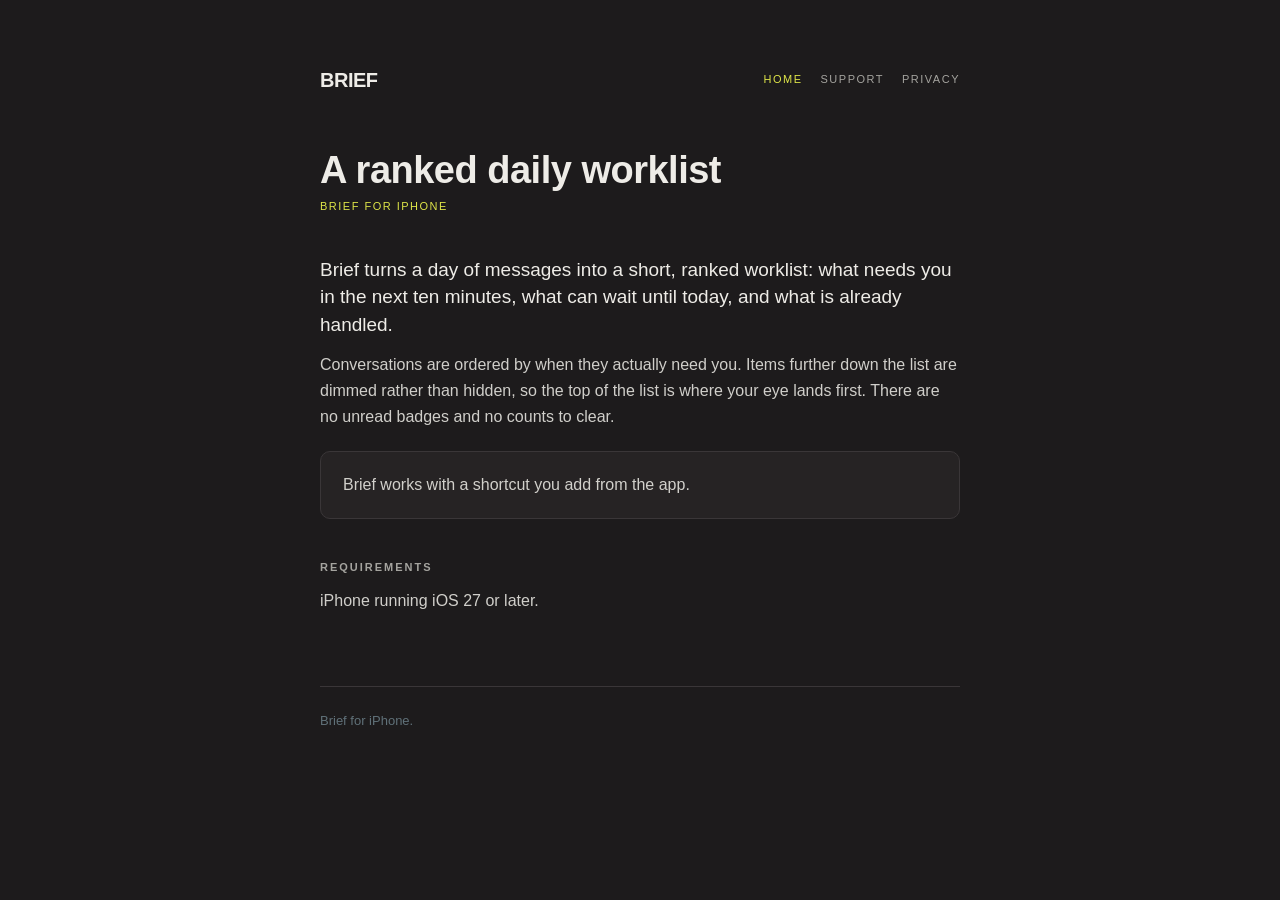
<file: index.html>
<!doctype html><html lang="en"><head><meta charset="utf-8">
<meta name="viewport" content="width=device-width,initial-scale=1">
<title>Brief — Brief</title><link rel="stylesheet" href="style.css"></head><body><div class="wrap">
<header><div class="mark">Brief</div><nav>
<a href="./" aria-current="page">Home</a>
<a href="support.html" >Support</a>
<a href="privacy.html" >Privacy</a>
</nav></header>
<h1>A ranked daily worklist</h1>
<div class="updated">Brief for iPhone</div>
<p class="lead">Brief turns a day of messages into a short, ranked worklist: what needs
you in the next ten minutes, what can wait until today, and what is already handled.</p>
<p>Conversations are ordered by when they actually need you. Items further down the list
are dimmed rather than hidden, so the top of the list is where your eye lands first.
There are no unread badges and no counts to clear.</p>
<div class="card"><p style="margin:0">Brief works with a shortcut you add from the app.</p></div>
<h2>Requirements</h2><p>iPhone running iOS 27 or later.</p>
<footer>Brief for iPhone.</footer></div></body></html>
</file>
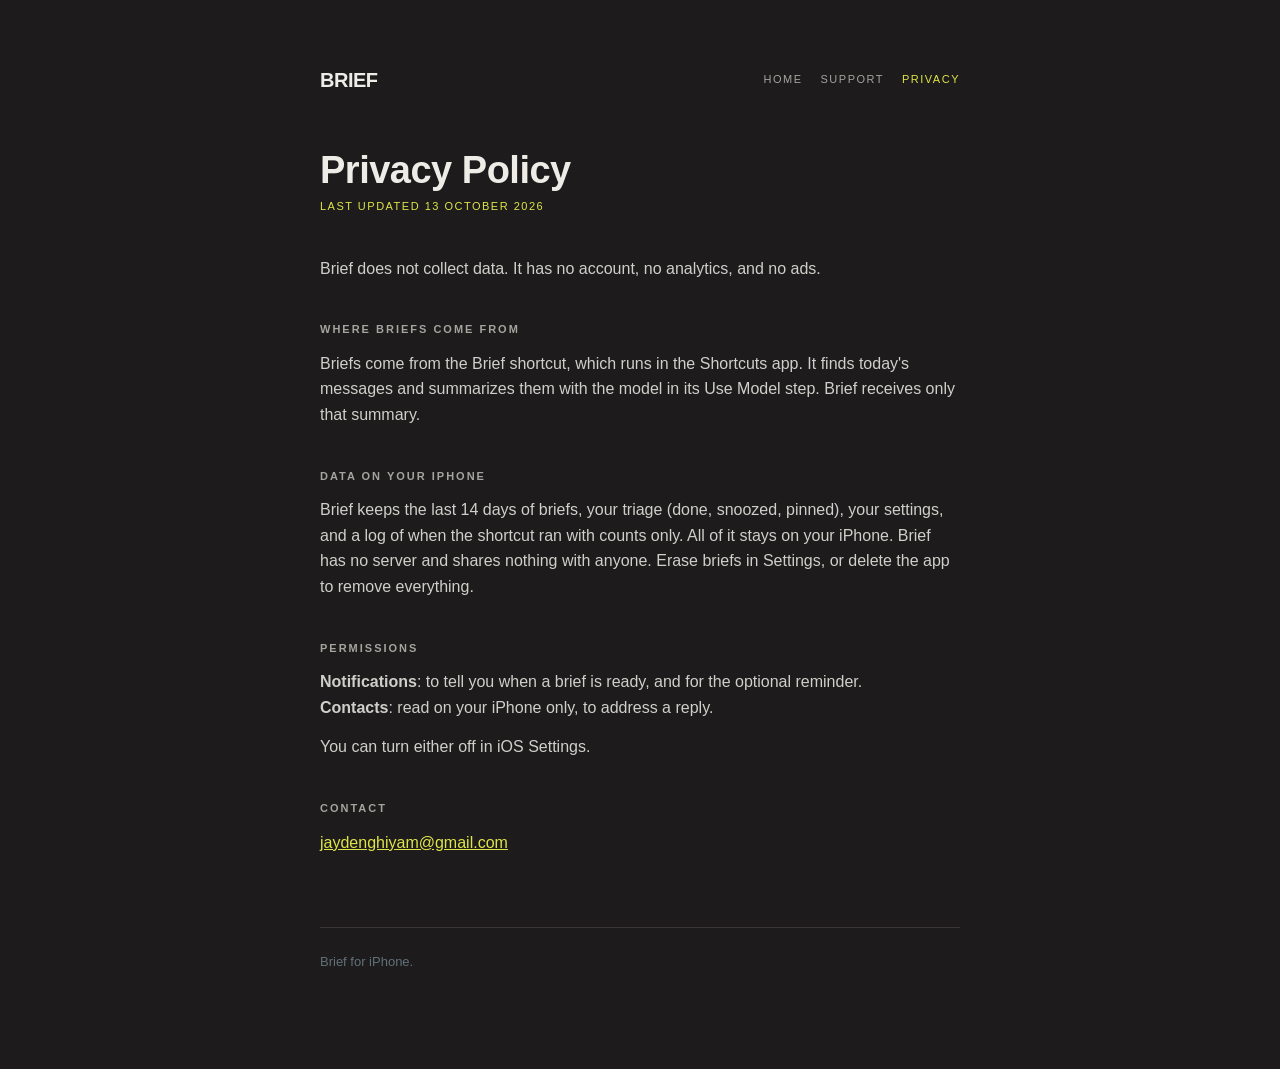
<file: privacy.html>
<!doctype html><html lang="en"><head><meta charset="utf-8">
<meta name="viewport" content="width=device-width,initial-scale=1">
<title>Privacy — Brief</title><link rel="stylesheet" href="style.css"></head><body><div class="wrap">
<header><div class="mark">Brief</div><nav>
<a href="./" >Home</a>
<a href="support.html" >Support</a>
<a href="privacy.html" aria-current="page">Privacy</a>
</nav></header>
<h1>Privacy Policy</h1>
<div class="updated">Last updated 13 October 2026</div>
<p>Brief does not collect data. It has no account, no analytics, and no ads.</p>
<h2>Where briefs come from</h2>
<p>Briefs come from the Brief shortcut, which runs in the Shortcuts app. It finds today's
messages and summarizes them with the model in its Use Model step. Brief receives only
that summary.</p>
<h2>Data on your iPhone</h2>
<p>Brief keeps the last 14 days of briefs, your triage (done, snoozed, pinned), your
settings, and a log of when the shortcut ran with counts only. All of it stays on your
iPhone. Brief has no server and shares nothing with anyone. Erase briefs in Settings, or
delete the app to remove everything.</p>
<h2>Permissions</h2>
<p><strong>Notifications</strong>: to tell you when a brief is ready, and for the optional reminder.<br>
<strong>Contacts</strong>: read on your iPhone only, to address a reply.</p>
<p>You can turn either off in iOS Settings.</p>
<h2>Contact</h2><p><a href="mailto:jaydenghiyam@gmail.com">jaydenghiyam@gmail.com</a></p>
<footer>Brief for iPhone.</footer></div></body></html>
</file>
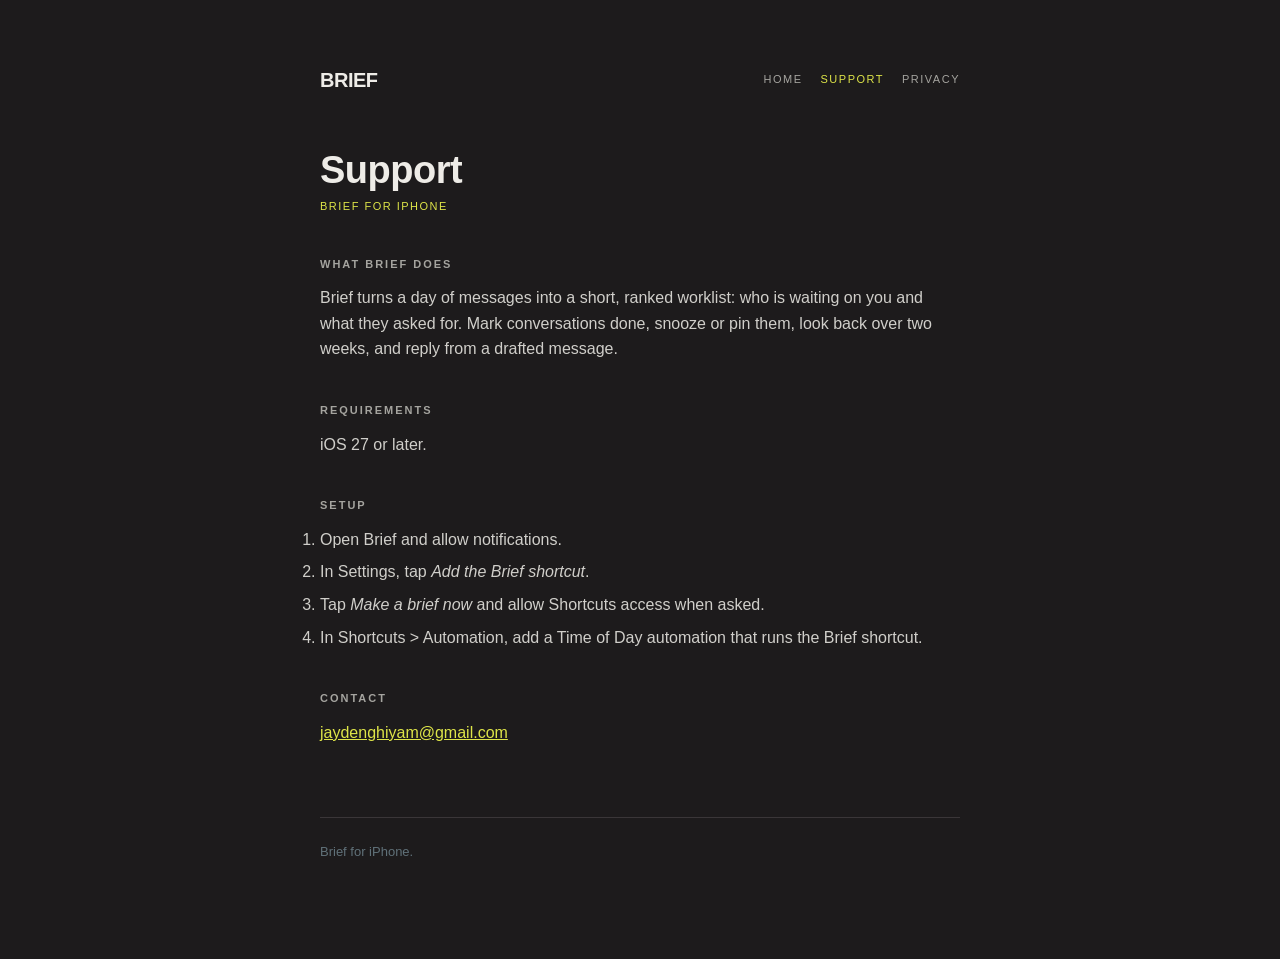
<file: support.html>
<!doctype html><html lang="en"><head><meta charset="utf-8">
<meta name="viewport" content="width=device-width,initial-scale=1">
<title>Support — Brief</title><link rel="stylesheet" href="style.css"></head><body><div class="wrap">
<header><div class="mark">Brief</div><nav>
<a href="./" >Home</a>
<a href="support.html" aria-current="page">Support</a>
<a href="privacy.html" >Privacy</a>
</nav></header>
<h1>Support</h1>
<div class="updated">Brief for iPhone</div>
<h2>What Brief does</h2>
<p>Brief turns a day of messages into a short, ranked worklist: who is waiting on you and
what they asked for. Mark conversations done, snooze or pin them, look back over two
weeks, and reply from a drafted message.</p>
<h2>Requirements</h2>
<p>iOS 27 or later.</p>
<h2>Setup</h2>
<ol>
<li>Open Brief and allow notifications.</li>
<li>In Settings, tap <em>Add the Brief shortcut</em>.</li>
<li>Tap <em>Make a brief now</em> and allow Shortcuts access when asked.</li>
<li>In Shortcuts &gt; Automation, add a Time of Day automation that runs the Brief shortcut.</li>
</ol>
<h2>Contact</h2><p><a href="mailto:jaydenghiyam@gmail.com">jaydenghiyam@gmail.com</a></p>
<footer>Brief for iPhone.</footer></div></body></html>
</file>
<file: style.css>
:root{
  --ink:#1d1b1c; --surface:#262324; --line:#3a3638;
  --text:#eeece7; --muted:#a5a49f; --dim:#607179; --accent:#dee548;
}
*{margin:0;padding:0;box-sizing:border-box}
body{background:var(--ink);color:var(--text);
  font-family:-apple-system,BlinkMacSystemFont,"Segoe UI",Helvetica,Arial,sans-serif;
  line-height:1.6;-webkit-font-smoothing:antialiased}
.wrap{max-width:680px;margin:0 auto;padding:64px 20px 96px}
header{display:flex;align-items:center;gap:10px;margin-bottom:56px}
.mark{font-size:20px;font-weight:700;letter-spacing:-.5px;text-transform:uppercase}
nav{margin-left:auto;display:flex;gap:18px}
nav a{color:var(--muted);text-decoration:none;font-size:11px;font-weight:500;
  letter-spacing:1.5px;text-transform:uppercase}
nav a:hover,nav a[aria-current]{color:var(--accent)}
h1{font-size:38px;font-weight:600;line-height:.95;letter-spacing:-.5px;margin-bottom:10px}
.updated{font-size:11px;font-weight:500;letter-spacing:1.5px;text-transform:uppercase;
  color:var(--accent);margin-bottom:40px}
h2{font-size:11px;font-weight:600;letter-spacing:2px;text-transform:uppercase;
  color:var(--muted);margin:40px 0 12px}
h3{font-size:17px;font-weight:600;margin:26px 0 6px}
p{margin-bottom:14px;color:rgba(238,236,231,.86)}
ul{margin:0 0 16px 18px}
li{margin-bottom:7px;color:rgba(238,236,231,.86)}
.lead{font-size:19px;line-height:1.45;color:var(--text)}
.card{background:var(--surface);border:1px solid var(--line);border-radius:10px;
  padding:20px 22px;margin:22px 0}
footer{margin-top:72px;padding-top:24px;border-top:1px solid var(--line);
  font-size:13px;color:var(--dim)}
a{color:var(--accent)}
@media(max-width:520px){h1{font-size:30px}.wrap{padding:40px 20px 72px}}
</file>
